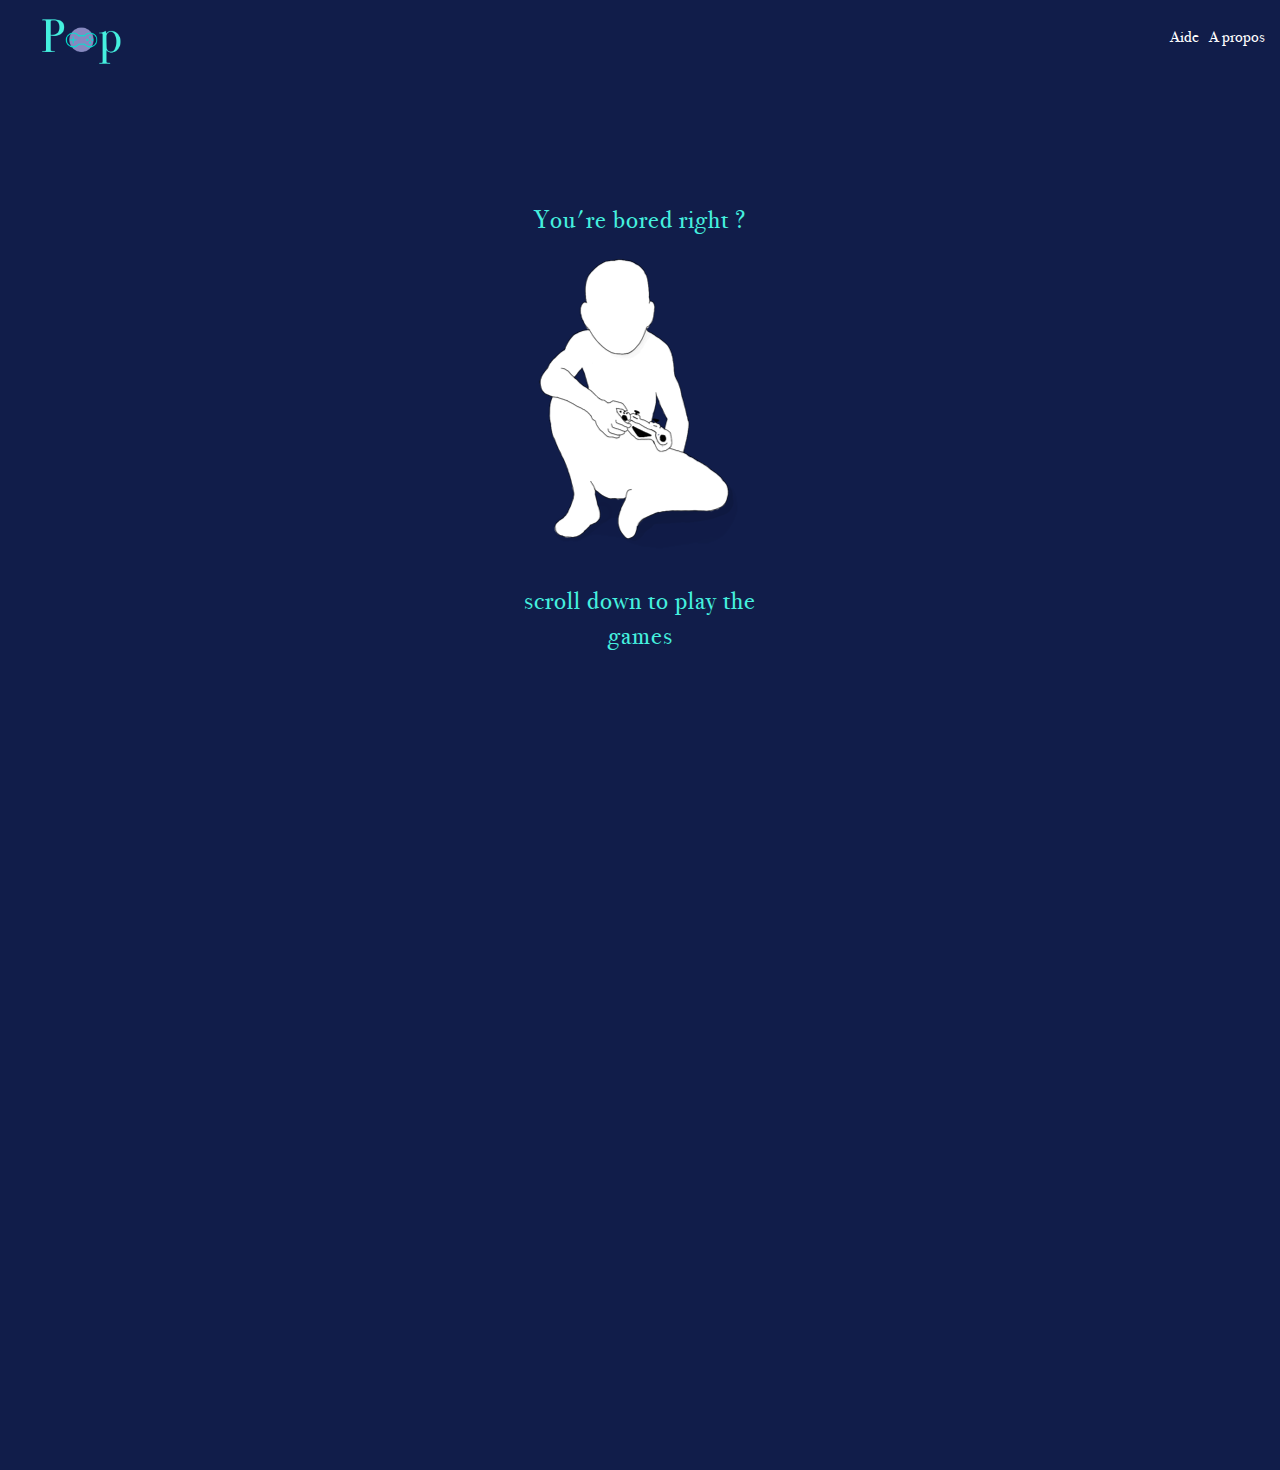
<file: Pop/index.html>
<!DOCTYPE html>
<html lang="en">
    <head>
        <meta charset="utf-8">
        <title>Play or play</title>
        <link rel='stylesheet' type='text/css' media='screen' href='Homepage.css'>
        <link rel='shortcut icon' href='img/joueuur.png'>
    </head>
    <body>
      <header>
        <a href="index.html"><img src='img/logo2.png' height="100em"></a>
        <nav>
          <ul>
            <li><a href="Aide.html">Aide</a></li>
            <li><a href="Apropos.html">A propos</a></li>
          </ul>
        </nav>
      </header>
      <main class="margin400px">
      <div class="content">
        <div class="perso">
          <p class="quest">You're bored right ?</p> 
          <img class ="joueur"src="img/joueuur.png" >
        <div class="yes">
          <div class="choi">
            <p class="quest">scroll down to play the games</p> 
            
          </div>
        </div>
        </div>
      </div>
    </main>
    
    <footer class="footer">
      <span>You can play one of these</span>
      <div class="container" >
        <div class="container-card">
          <div class="card">
            <a class ="puissance" href="puissance.html"><img class="jeux" src="img/puissance4.jpg"></a>
            <a class ="puissance" href="puissance.html"><h3 class="title">Puissance 4</h3></a>
            <div class="bar">
              <div class="emptybar"></div>
              <div class="filledbar"></div>
            </div>
          </div>
          <div class="card">
            <a class ="snake" href="Snake.html"><img class="jeux" src="img/snake.png"></a>
            <a class ="snake" href="Snake.html"><h3 class="title">Snake</h3></a>
              <div class="bar">
                <div class="emptybar"></div>
                <div class="filledbar"></div>
              </div>
          </div>
          <div class="card">
            <a class ="pixel" href="pixeldrawer.html"><img class="jeux" src="img/pixel.jpg"></a>
            <a class ="pixel" href="pixeldrawer.html"><h3 class="title" id="pixel">PixelDrawer</h3></a>
              <div class="bar">
                <div class="emptybar"></div>
                <div class="filledbar"></div>
              </div>
          </div>
          <div class="card" id="footer">
            <a class ="caesar" href="Caesar.html"><img class="jeux" src="img/chiffre.jpg"></a>
            <a class ="caesar" href="Caesar.html"><h3 class="title">Chiffre de Caesar</h3></a>
              <div class="bar">
                <div class="emptybar"></div>
                <div class="filledbar"></div>
              </div>
          </div>
        </div>
      </div>
    </footer>
    </body>
</html>
</file>
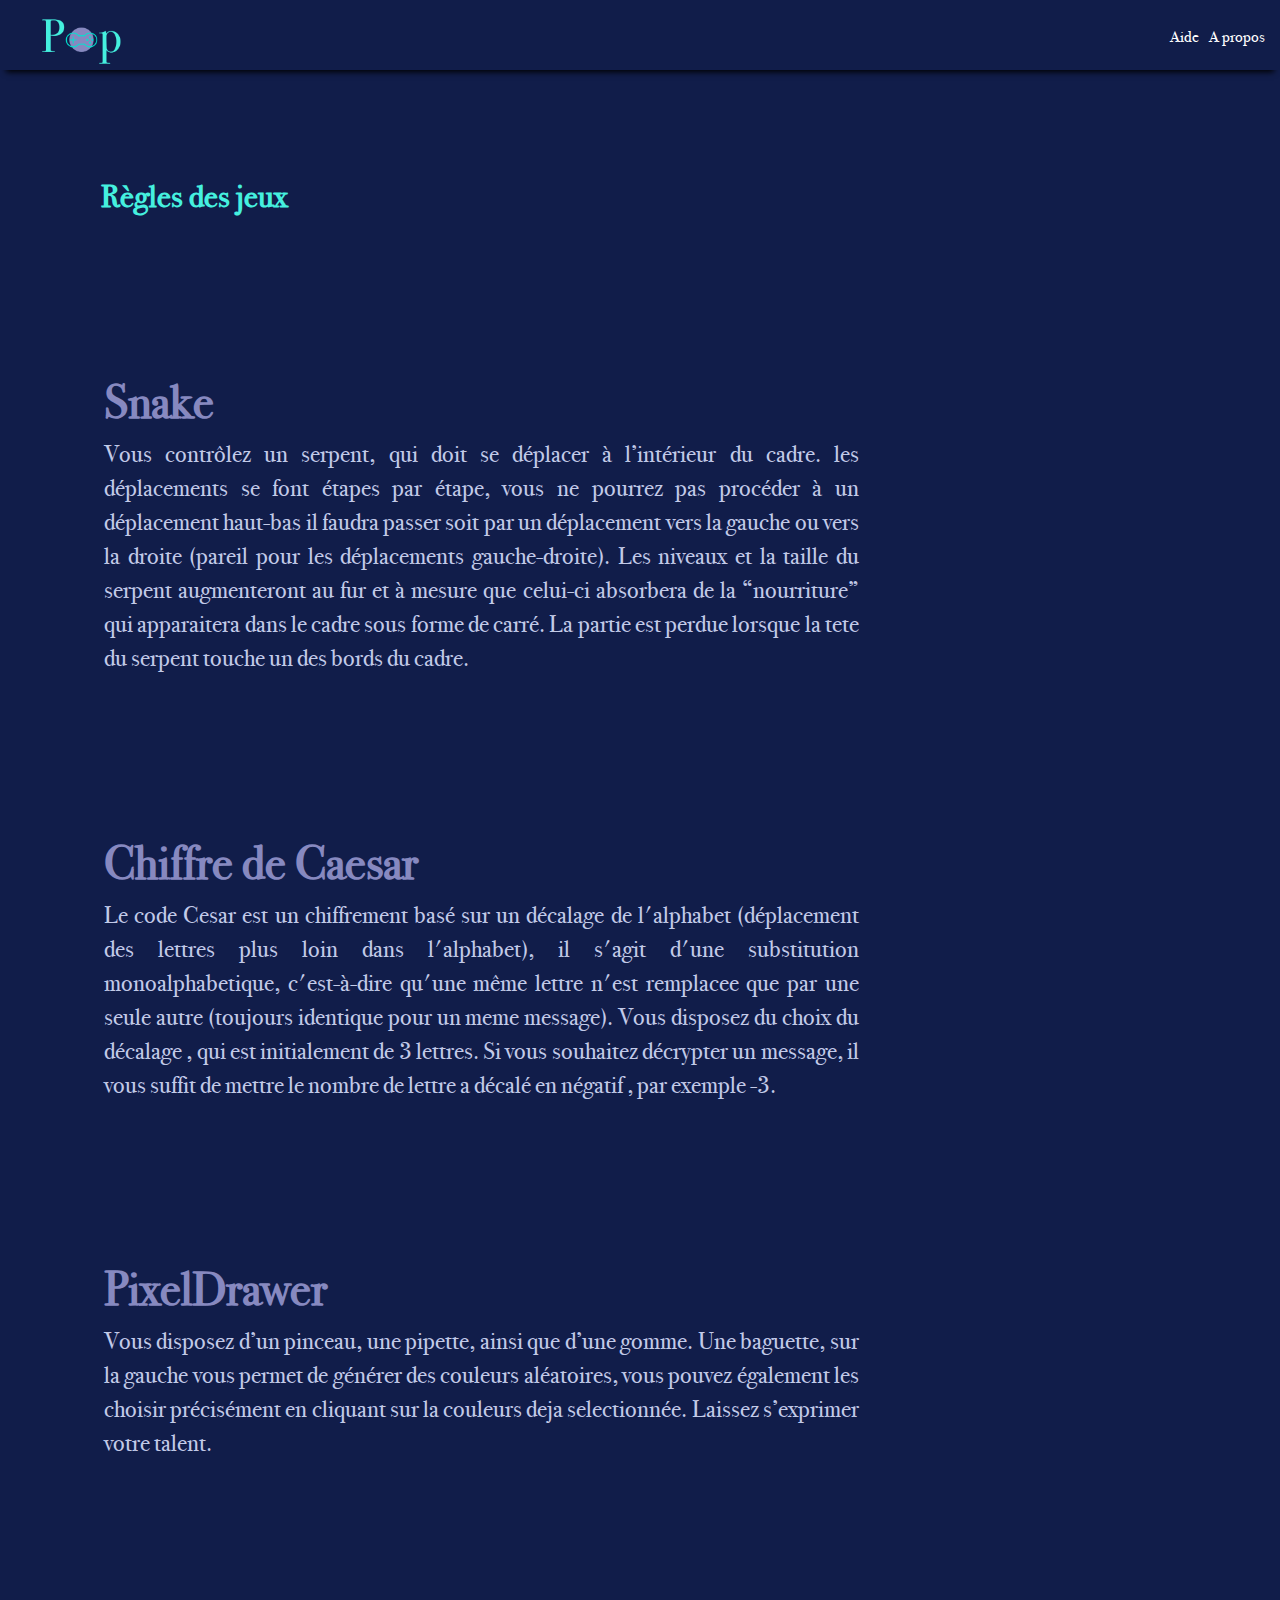
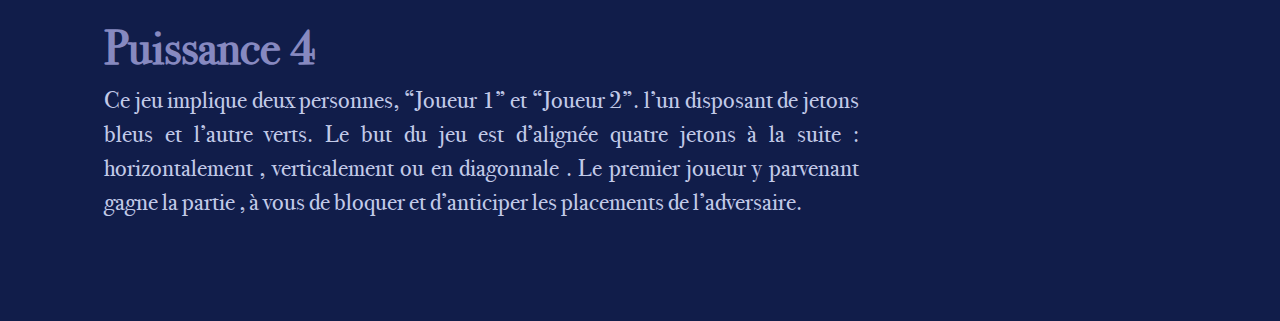
<file: Pop/Aide.html>
<!DOCTYPE html>
<html lang="en">
    <head>
        <meta charset="utf-8">
        <title>Aide</title>
        <link rel='stylesheet' type='text/css' media='screen' href='aide.css'>
        <link rel='shortcut icon' href='img/joueuur.png'>
    </head>
    <body>
        <header>
            <a href="index.html"><img src='img/logo2.png' height="100em"></a>
            <nav>
              <ul>
                <li><a href="Aide.html">Aide</a></li>
                <li><a href="Apropos.html">A propos</a></li>
              </ul>
            </nav>
          </header>
        
        <div class="regles">
            <h1>Règles des jeux</h1>
            <article class="regles-jeu">
                <h2>Snake</h2>
                <p>
                    Vous contrôlez un serpent, qui doit se déplacer à l’intérieur  du cadre. les déplacements se font étapes par étape, vous ne pourrez pas procéder à un déplacement haut-bas il faudra passer soit par un déplacement vers la gauche ou vers la droite (pareil pour les déplacements gauche-droite). Les niveaux et la taille du serpent augmenteront au fur et à mesure que celui-ci absorbera de la “nourriture” qui apparaitera dans le cadre sous forme de carré. La partie est perdue lorsque la tete du serpent touche un des bords du cadre.
                </p>
            </article>
            <article class="regles-jeu">
                <h2>Chiffre de Caesar</h2>
                <p>
                    Le code Cesar est un chiffrement basé sur un décalage de l'alphabet (déplacement des lettres plus loin dans l'alphabet), il s'agit d'une substitution monoalphabetique, c'est-à-dire qu'une même lettre n'est remplacee que par une seule autre (toujours identique pour un meme message).
                    Vous disposez du choix du décalage , qui est initialement de 3 lettres. Si vous souhaitez décrypter un message, il vous suffit de mettre le nombre de lettre a décalé en négatif , par exemple -3.
                </p>
            </article>
            <article class="regles-jeu">
                <h2>PixelDrawer</h2>
                <p>
                    Vous disposez d’un pinceau, une pipette, ainsi que d’une gomme. Une baguette, sur la gauche vous permet de générer des couleurs aléatoires, vous pouvez également les choisir précisément en cliquant sur la couleurs deja selectionnée.  Laissez s’exprimer votre talent.
                </p>
            </article>
            <article class="regles-jeu">
                <h2>Puissance 4</h2>
                <p>
                    Ce jeu implique deux personnes, “Joueur 1” et “Joueur 2”. l’un disposant de jetons bleus et l’autre verts. Le but du jeu est d’alignée quatre jetons à la suite : horizontalement , verticalement ou en diagonnale . Le premier joueur y parvenant gagne la partie , à vous de bloquer et d’anticiper les placements de l’adversaire.
                </p>
            </article>

        </div>
    </body>
</html>
</file>
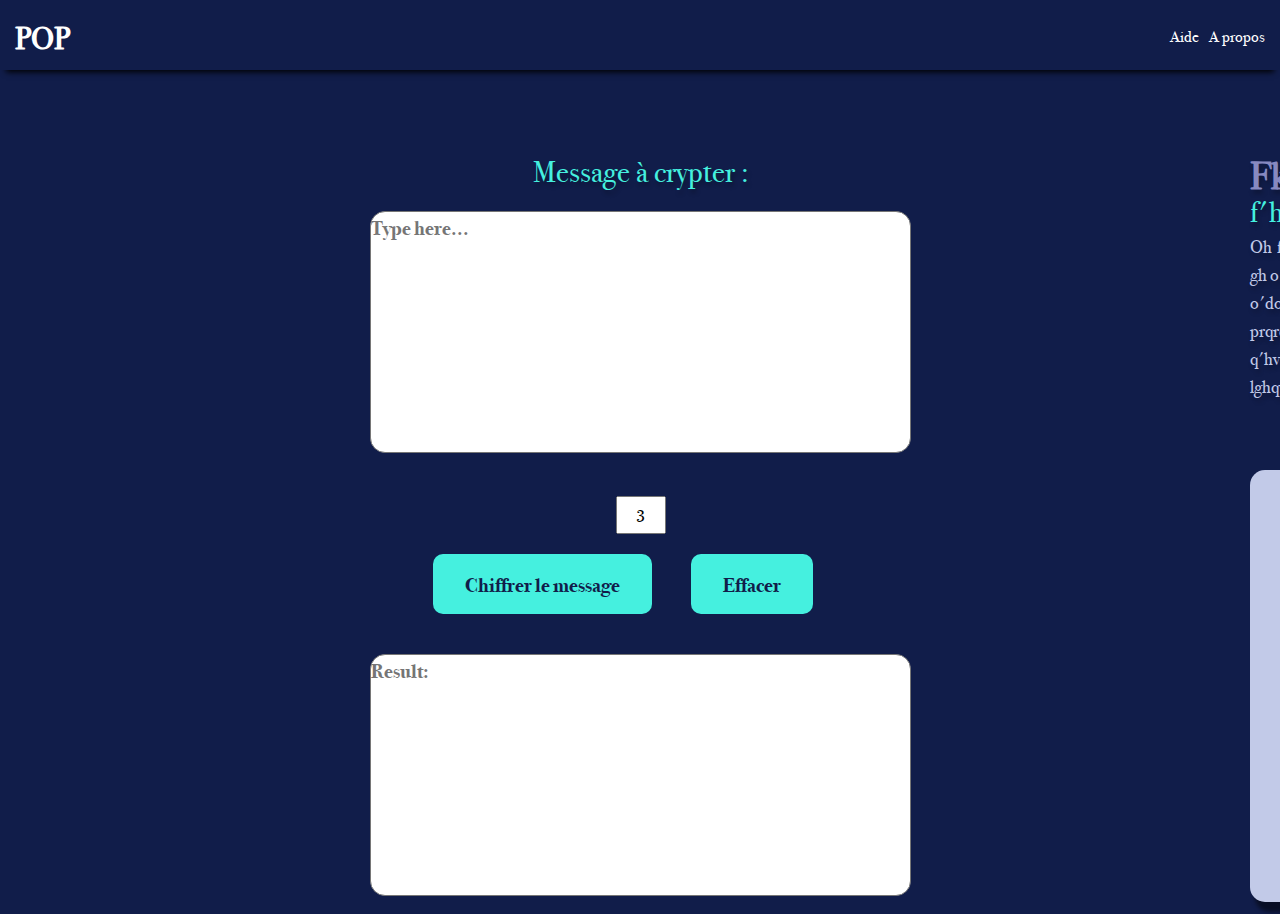
<file: Pop/Caesar.html>
<!DOCTYPE html>
<html>
    <head>
        <meta charset="utf-8">
        <title>Chiffre de Caesar</title>
        <script type="text/javascript" src="caesar.js"></script>
        <link rel='stylesheet' type='text/css' media='screen' href='caesar.css'>
        <link rel='shortcut icon' href='img/joueuur.png'>
    </head>
    <body>
        <header>
            <nav>
            <h1><a href="index.html">POP</h1></a>
            </nav>
            <nav>
              <ul>
                <li><a href="#">Aide</a></li>
                <li><a href="#">A propos</a></li>
              </ul>
            </nav>
          </header>
          <main>
        <div class = "card-raphael">
            <div class="main-content-raphael">
                <img src="img/raphael.png" >
            </div>
            <div class="overlay-content-raphael">
                <!-- <p></p>-->
                <span> Raphael Truong</span> 
            </div>
        </div>
        <h1 class="titre">Fkliiuhphqw gh Fdhvdu </h1>
        <h2>f'hwdlw whqwdqw txdqg phph... </h2>
        <p>Oh frgh Fhvdu hvw xq fkliiuhphqw edvh vxu xq ghfdodjh gh o'doskdehw (ghsodfhphqw ghv ohwwuhv soxv orlq gdqv o'doskdehw), lo v'djlw g'xqh vxevwlwxwlrq prqrdoskdehwltxh, f'hvw-d-gluh tx'xqh phph ohwwuh q'hvw uhpsodfhh txh sdu xqh vhxoh dxwuh (wrxmrxuv lghqwltxh srxu xq phph phvvdjh).</p>
        <!-- <a class ="play" href="pixeldrawer.html">Sodb </a> -->

        <section>

            <!-- <div class="titre">
                <h2 class="chiffredecesar"> Chiffre de César </h2>
            </div> -->
    
            <div class="message">
                <label for="word"> Message à crypter  :</label><br>
                <textarea id="clair" placeholder="Type here..."name="chiffrement" rows="8" cols="51"></textarea><br>
            </div>
    
            <div class="button">
                <input type="text" id="shift" value=3 size=2><br>
                <button  type="button" class="button1" onclick="maFonction()" > Chiffrer le message</button>
                <button  type="button" class="button1" onclick="maDelete()" > Effacer</button><br>
            </div>
    
            <div class="chiffrement">
                <textarea id="field1" placeholder="Result:"name="chiffrement" rows="8" cols="51"></textarea><br>
            </div>
        </section>
    </body>
</html>
</file>
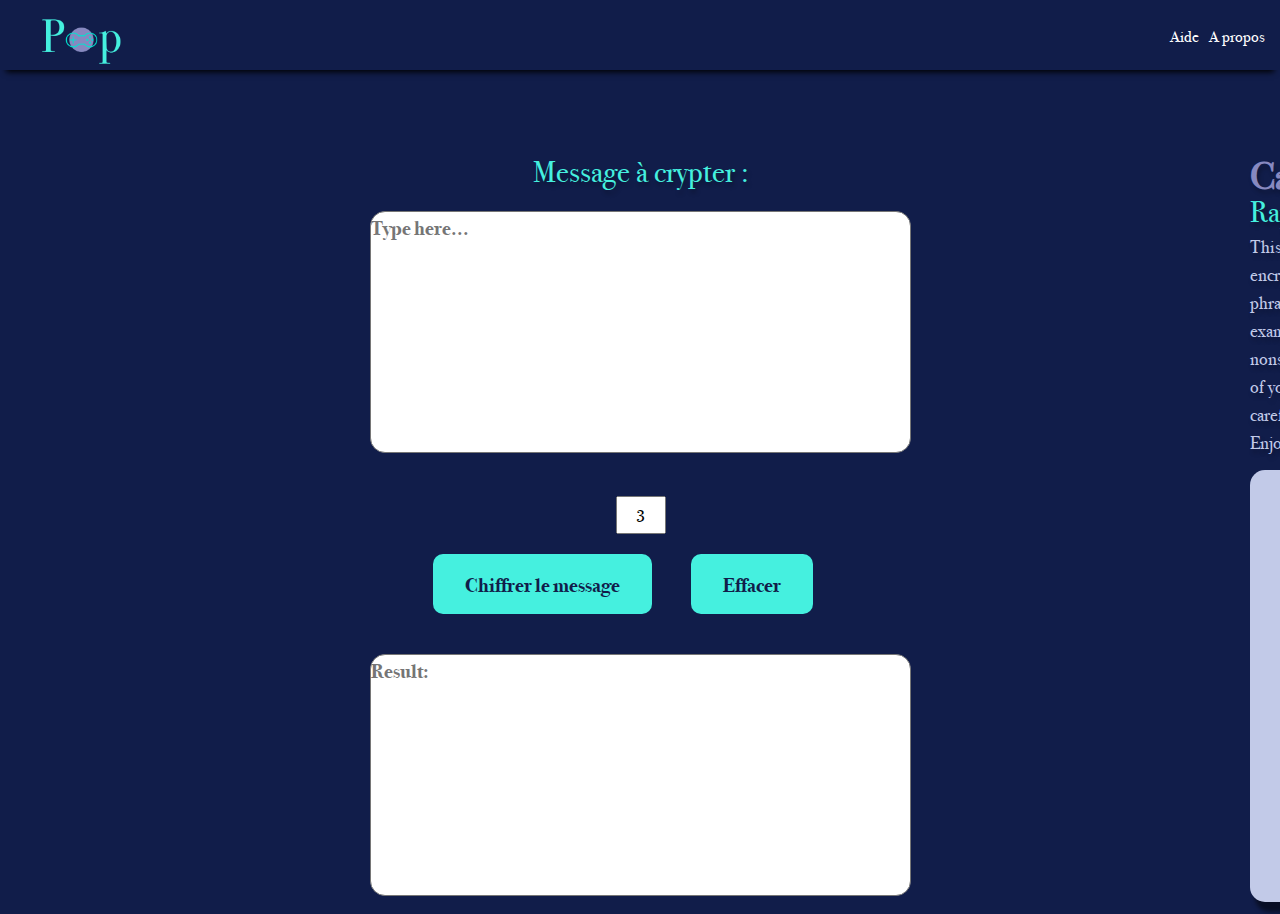
<file: Pop/caesar.html>
<!DOCTYPE html>
<html>
    <head>
        <meta charset="utf-8">
        <title>Chiffre de César</title>
        <script type="text/javascript" src="caesar.js"></script>
        <link rel='stylesheet' type='text/css' media='screen' href='caesar.css'>
        <link rel='shortcut icon' href='img/joueuur.png'>
    </head>
    <body>
        <header>
            <nav class="logo">
            <a href="index.html">
                <img src="img/logo2.png" alt="logo" height="100em"/>
            </a>
            </nav>
            <nav>
              <ul>
                <li><a href="Aide.html">Aide</a></li>
                <li><a href="Apropos.html">A propos</a></li>
              </ul>
            </nav>
          </header>
          <main>
        <div class = "card-raphael">
            <div class="main-content-raphael">
                <img src="img/raphael.png" alt="100em">
            </div>
            <div class="overlay-content-raphael">

                <span>  Hello, My name is Raphael i'm 20 yo, I've made the Caesar Cipher, it was quite difficult at the beginning because i had no experience with javascript, it took me 2 days to figure out the way js works and one day to apply it to the game. At the end of the first week, I was more comfortable with it. During the last week of the project, I was working on the css of my game page with the help of my teammates, It was the easiest part for me thanks to Damien Boulay.</span> 

            </div>
        </div>
        <h1 class="titre"> Caesar Cipher </h1>
        <h2> Raphael Truong : No fun word find  </h2>
        <p>This cipher is the most simplest one and most well known encryption techniques.
            Each letter of your words or phrases will be shifted by a number that you choose :
            For example a shift of 3 : A will be D / I agree with you it makes nonsense,
            but you can have fun with this game to troll some of your friends by being rude without them knowing it.
            Be careful this cipher is easy to decrypt so don't abuse it !<br>
            Enjoy It !</p>
        <!-- <a class ="play" href="pixeldrawer.html">Sodb </a> -->

        <section>

            <!-- <div class="titre">
                <h2 class="chiffredecesar"> Chiffre de César </h2>
            </div> -->
    
            <div class="message">
                <label for="word"> Message à crypter  :</label><br>
                <textarea id="clair" placeholder="Type here..."name="chiffrement" rows="8" cols="51"></textarea><br>
            </div>
    
            <div class="button">
                <input type="text" id="shift" value=3 size=2><br>
                <button  type="button" class="button1" onclick="maFonction()" > Chiffrer le message</button>
                <button  type="button" class="button1" onclick="maDelete()" > Effacer</button><br>
            </div>
    
            <div class="chiffrement">
                <textarea id="field1" placeholder="Result:"name="chiffrement" rows="8" cols="51"></textarea><br>
            </div>
        </section>
    </body>
</html>
</file>
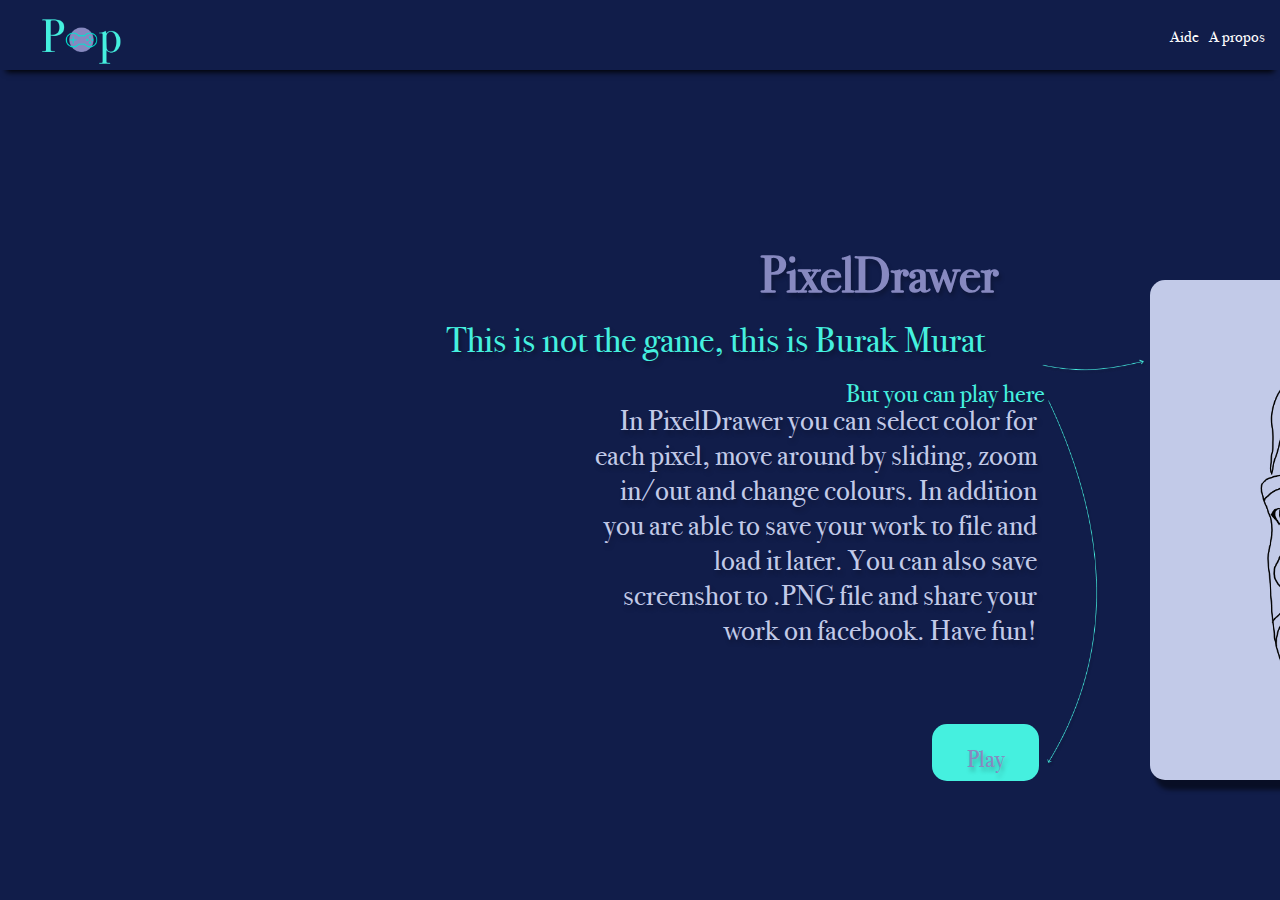
<file: Pop/pixeldrawer.html>
<!DOCTYPE html>
<html>
    <head>
        <meta charset="utf-8">
        <title>Pixel Drawer</title>
        <link rel='stylesheet' type='text/css' media='screen' href='pixel.css'>
        <link rel='shortcut icon' href='img/joueuur.png'>
    </head>
    <body>
        <header>
            <nav>
                <a href="index.html"><img src='img/logo2.png' height="100em"></a>
            </nav>
            
            <nav>
              <ul>
                <li><a href="Aide.html">Aide</a></li>
                <li><a href="Apropos.html">A propos</a></li>
              </ul>
            </nav>
          </header>
       
        <div class = "card-burak">
            <div class="main-content-burak">
                <img src="img/burak.png" >
            </div>
            <div class="overlay-content-burak">
                <span>As a creative person, the Pixel Drawer was a fun way to put to the test my newly acquired skills, this project certainly helped me understand more about web developing. I hope you enjoy playing it !</span>
                
            </div>
        </div>
        <h2>PixelDrawer</h2>
        <h3>This is not the game, this is Burak Murat </h3>
        <span class="but">But you can play here</span>
        <p>In PixelDrawer you can select color for each pixel, move around by sliding, zoom in/out and change colours. In addition you are able to save your work to file and load it later. You can also save screenshot to .PNG file and share your work on facebook. Have fun!</p>
        <a class ="play" href="pixel drawer/PixelDrawer.html">Play </a>
        <img class="arrow1" src="img/Arrow1.png" >
        <img class="arrow2" src="img/Arrow2.png" >
    </body>
</html>
</file>
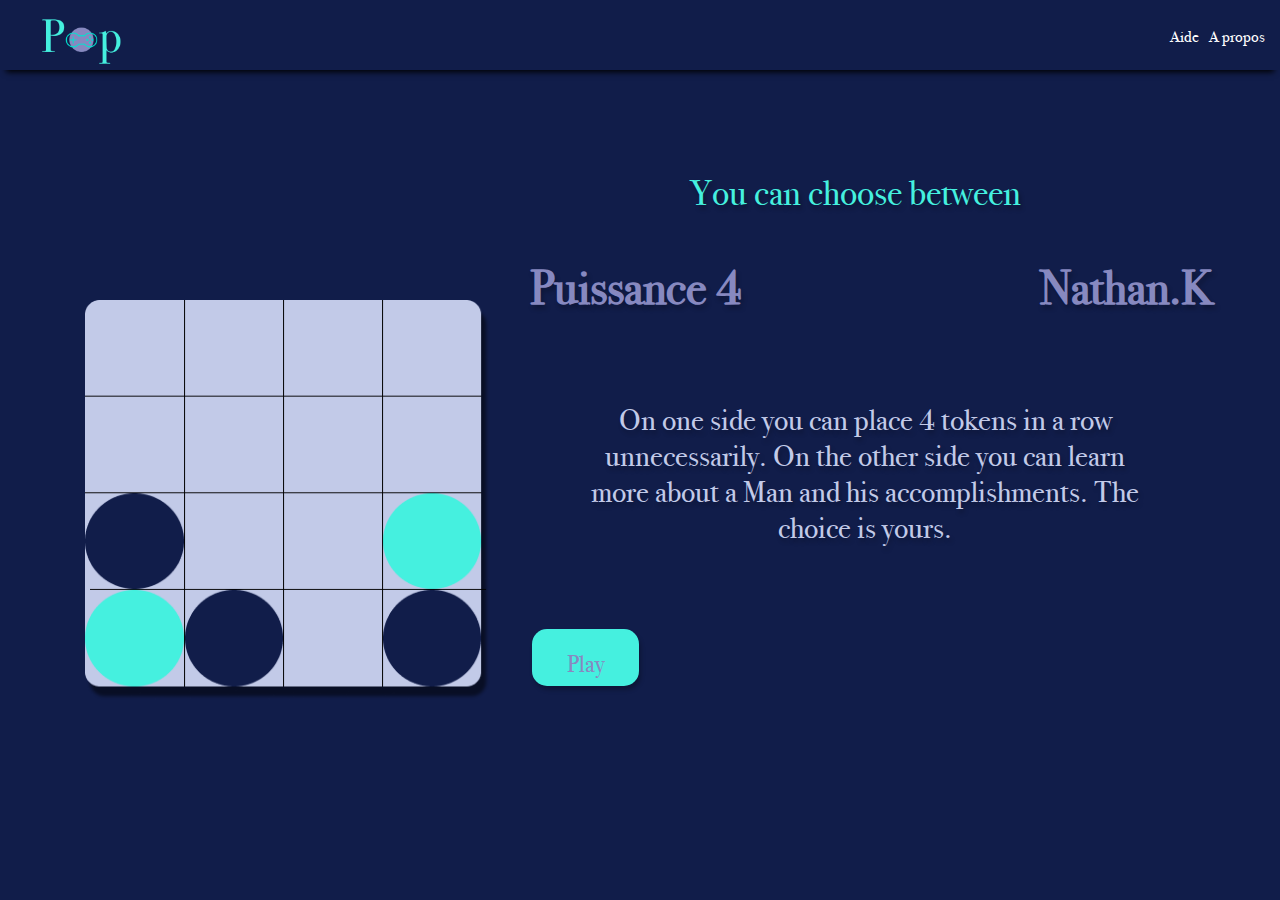
<file: Pop/puissance.html>
<!DOCTYPE html>
<html>
    <head>
        <meta charset="utf-8">
        <title>Puissance 4</title>
        <link rel='stylesheet' type='text/css' media='screen' href='puissance4.css'>
        <link rel='shortcut icon' href='img/joueuur.png'>
    </head>
    <body>
        <header>
            <nav>
                <a href="index.html"><img src='img/logo2.png' height="100em"></a>
            </nav>
            <nav>
              <ul>
                <li><a href="Aide.html">Aide</a></li>
                <li><a href="Apropos.html">A propos</a></li>
              </ul>
            </nav>
          </header>
        <div class = "card-nathan">
            <div class="main-content-nathan">
                <img src="img/nathan.png" >
            </div>
            <div class="overlay-content-nathan">
                <!-- <p>Nathan Kumenacker</p> -->
                <span>An easy way to play connect4.
                    I made it in java script very simply. So anyone who wants to make the same can do it very quickly. The only thing that was difficult was the css. It took me like 2 days to imagine it by looking at tutorials. During the last week of the project I was working on the css of the whole site.

                </span>
            </div>
            <a class ="play2" href="puissance4/puissance4.html">Play </a>
        </div>
        <h2>You can choose between</h2>
        <h3 class="nathan">Nathan.K</h3>
        <h3 class="puissance">Puissance 4</h3>
        <img class="puissanceimg" src="img/puissance4.png" >
        <p>On one side you can place 4 tokens in a row unnecessarily. On the other side you can learn more about a Man and his accomplishments. The choice is yours.</p>
        <a class ="play1" href="puissance4/puissance4.html">Play </a>
        
    </body>
</html>
</file>
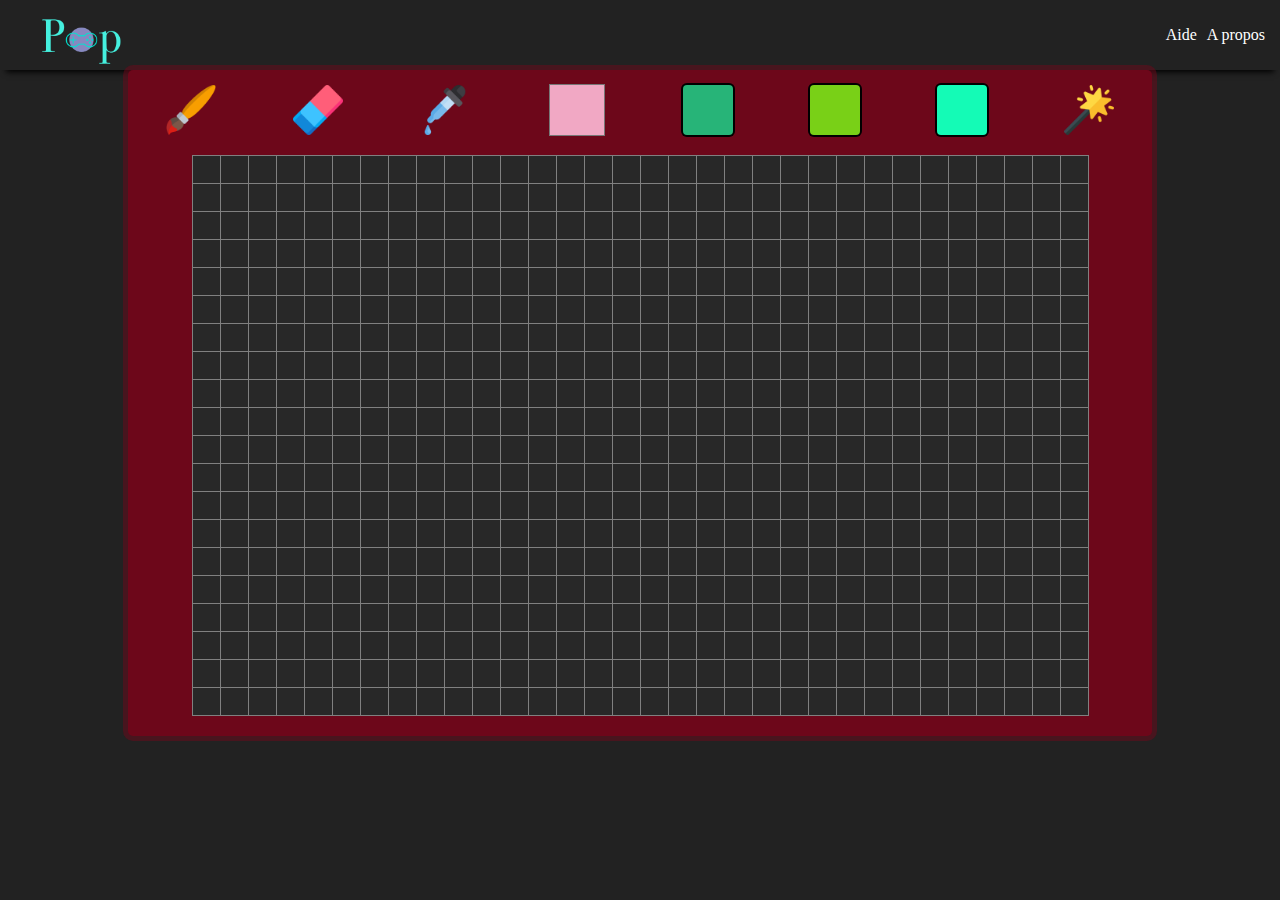
<file: Pop/pixel drawer/PixelDrawer.html>
<!DOCTYPE html>

<head>
    <title>Pixel Drawer</title>
    <meta charset="UTF-8">
    <link rel="stylesheet" href="Style.css">
    <link rel='shortcut icon' href='../img/joueuur.png'>
</head>

<body>
    <header>
        <nav>
            <a href="../index.html"><img src='../img/logo2.png' height="100em"></a>
        </nav>
        <nav>
          <ul>
            <li><a href="../Aide.html">Aide</a></li>
            <li><a href="../Apropos.html">A propos</a></li>
          </ul>
        </nav>
      </header>
    <div id="back1">
        <div id="toolbar">
            <button class="btn" id="btpinceau"><img src="img/paint-brush.png" alt="pinceau"></button>
            <button class="btn" id="btgomme"> <img src="img/eraser.png" alt="gomme"></button>
            <button class="btn" id="btpipette"><img src="img/dropper.png" alt="pipette"></button>
            <input type="color" id="color" value="#F1A8C4" >
            <button class="btn clr" id="hbtn1"></button>
            <button class="btn clr" id="hbtn2"></button>
            <button class="btn clr" id="hbtn3"></button> 
            <button class="btn" id="btrand"><img src="img/magic-wand.png" alt="generer"></button>
        </div>

            <div id="backtable">
    <table id="table">
        <tr>
            <td></td><td></td><td></td><td></td><td></td><td></td><td></td><td></td><td></td><td></td><td></td><td></td><td></td><td></td><td></td><td></td><td></td><td></td><td></td><td></td><td></td><td></td><td></td><td></td><td></td><td></td><td></td><td></td><td></td><td></td><td></td><td></td>
        </tr>
        <tr>
            <td></td><td></td><td></td><td></td><td></td><td></td><td></td><td></td><td></td><td></td><td></td><td></td><td></td><td></td><td></td><td></td><td></td><td></td><td></td><td></td><td></td><td></td><td></td><td></td><td></td><td></td><td></td><td></td><td></td><td></td><td></td><td></td>
        </tr>
        <tr>
            <td></td><td></td><td></td><td></td><td></td><td></td><td></td><td></td><td></td><td></td><td></td><td></td><td></td><td></td><td></td><td></td><td></td><td></td><td></td><td></td><td></td><td></td><td></td><td></td><td></td><td></td><td></td><td></td><td></td><td></td><td></td><td></td>
        </tr>
        <tr>
            <td></td><td></td><td></td><td></td><td></td><td></td><td></td><td></td><td></td><td></td><td></td><td></td><td></td><td></td><td></td><td></td><td></td><td></td><td></td><td></td><td></td><td></td><td></td><td></td><td></td><td></td><td></td><td></td><td></td><td></td><td></td><td></td>
        </tr>
        <tr>
            <td></td><td></td><td></td><td></td><td></td><td></td><td></td><td></td><td></td><td></td><td></td><td></td><td></td><td></td><td></td><td></td><td></td><td></td><td></td><td></td><td></td><td></td><td></td><td></td><td></td><td></td><td></td><td></td><td></td><td></td><td></td><td></td>
        </tr>
        <tr>
            <td></td><td></td><td></td><td></td><td></td><td></td><td></td><td></td><td></td><td></td><td></td><td></td><td></td><td></td><td></td><td></td><td></td><td></td><td></td><td></td><td></td><td></td><td></td><td></td><td></td><td></td><td></td><td></td><td></td><td></td><td></td><td></td>
        </tr>
        <tr>
            <td></td><td></td><td></td><td></td><td></td><td></td><td></td><td></td><td></td><td></td><td></td><td></td><td></td><td></td><td></td><td></td><td></td><td></td><td></td><td></td><td></td><td></td><td></td><td></td><td></td><td></td><td></td><td></td><td></td><td></td><td></td><td></td>
        </tr>
        <tr>
            <td></td><td></td><td></td><td></td><td></td><td></td><td></td><td></td><td></td><td></td><td></td><td></td><td></td><td></td><td></td><td></td><td></td><td></td><td></td><td></td><td></td><td></td><td></td><td></td><td></td><td></td><td></td><td></td><td></td><td></td><td></td><td></td>
        </tr>
        <tr>
            <td></td><td></td><td></td><td></td><td></td><td></td><td></td><td></td><td></td><td></td><td></td><td></td><td></td><td></td><td></td><td></td><td></td><td></td><td></td><td></td><td></td><td></td><td></td><td></td><td></td><td></td><td></td><td></td><td></td><td></td><td></td><td></td>
        </tr>
        <tr>
            <td></td><td></td><td></td><td></td><td></td><td></td><td></td><td></td><td></td><td></td><td></td><td></td><td></td><td></td><td></td><td></td><td></td><td></td><td></td><td></td><td></td><td></td><td></td><td></td><td></td><td></td><td></td><td></td><td></td><td></td><td></td><td></td>
        </tr>
        <tr>
            <td></td><td></td><td></td><td></td><td></td><td></td><td></td><td></td><td></td><td></td><td></td><td></td><td></td><td></td><td></td><td></td><td></td><td></td><td></td><td></td><td></td><td></td><td></td><td></td><td></td><td></td><td></td><td></td><td></td><td></td><td></td><td></td>
        </tr>
        <tr>
            <td></td><td></td><td></td><td></td><td></td><td></td><td></td><td></td><td></td><td></td><td></td><td></td><td></td><td></td><td></td><td></td><td></td><td></td><td></td><td></td><td></td><td></td><td></td><td></td><td></td><td></td><td></td><td></td><td></td><td></td><td></td><td></td>
        </tr>
        <tr>
            <td></td><td></td><td></td><td></td><td></td><td></td><td></td><td></td><td></td><td></td><td></td><td></td><td></td><td></td><td></td><td></td><td></td><td></td><td></td><td></td><td></td><td></td><td></td><td></td><td></td><td></td><td></td><td></td><td></td><td></td><td></td><td></td>
        </tr>
        <tr>
            <td></td><td></td><td></td><td></td><td></td><td></td><td></td><td></td><td></td><td></td><td></td><td></td><td></td><td></td><td></td><td></td><td></td><td></td><td></td><td></td><td></td><td></td><td></td><td></td><td></td><td></td><td></td><td></td><td></td><td></td><td></td><td></td>
        </tr>
        <tr>
            <td></td><td></td><td></td><td></td><td></td><td></td><td></td><td></td><td></td><td></td><td></td><td></td><td></td><td></td><td></td><td></td><td></td><td></td><td></td><td></td><td></td><td></td><td></td><td></td><td></td><td></td><td></td><td></td><td></td><td></td><td></td><td></td>
        </tr>
        <tr>
            <td></td><td></td><td></td><td></td><td></td><td></td><td></td><td></td><td></td><td></td><td></td><td></td><td></td><td></td><td></td><td></td><td></td><td></td><td></td><td></td><td></td><td></td><td></td><td></td><td></td><td></td><td></td><td></td><td></td><td></td><td></td><td></td>
        </tr>
        <tr>
            <td></td><td></td><td></td><td></td><td></td><td></td><td></td><td></td><td></td><td></td><td></td><td></td><td></td><td></td><td></td><td></td><td></td><td></td><td></td><td></td><td></td><td></td><td></td><td></td><td></td><td></td><td></td><td></td><td></td><td></td><td></td><td></td>
        </tr>
        <tr>
            <td></td><td></td><td></td><td></td><td></td><td></td><td></td><td></td><td></td><td></td><td></td><td></td><td></td><td></td><td></td><td></td><td></td><td></td><td></td><td></td><td></td><td></td><td></td><td></td><td></td><td></td><td></td><td></td><td></td><td></td><td></td><td></td>
        </tr>
        <tr>
            <td></td><td></td><td></td><td></td><td></td><td></td><td></td><td></td><td></td><td></td><td></td><td></td><td></td><td></td><td></td><td></td><td></td><td></td><td></td><td></td><td></td><td></td><td></td><td></td><td></td><td></td><td></td><td></td><td></td><td></td><td></td><td></td>
        </tr>
        <tr>
            <td></td><td></td><td></td><td></td><td></td><td></td><td></td><td></td><td></td><td></td><td></td><td></td><td></td><td></td><td></td><td></td><td></td><td></td><td></td><td></td><td></td><td></td><td></td><td></td><td></td><td></td><td></td><td></td><td></td><td></td><td></td><td></td>
        </tr>
    </table>
    </div>
    </div>

        
    </table>

    <script src="App.js"></script>

</body>

</html>
</file>
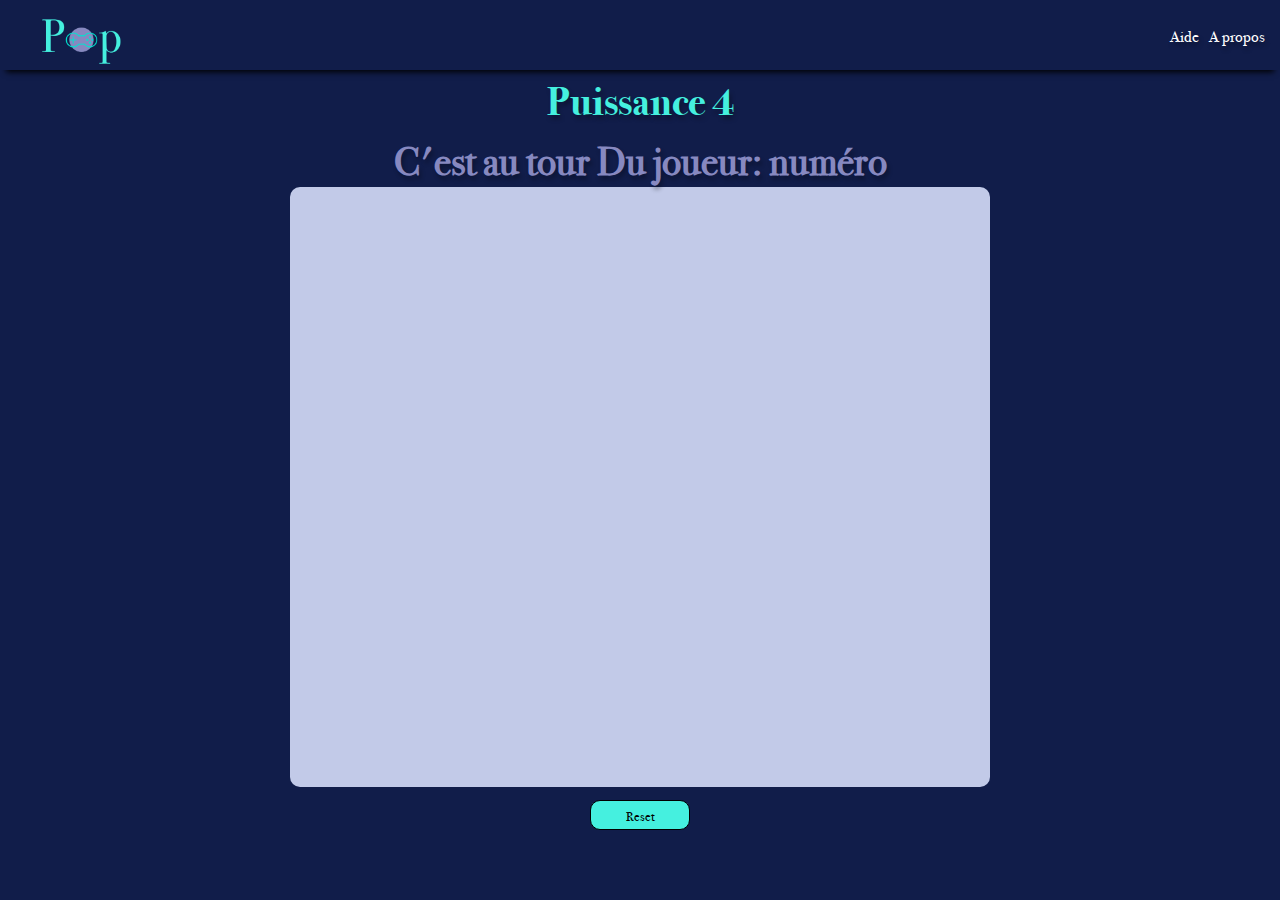
<file: Pop/puissance4/puissance4.html>
<!DOCTYPE html>
<html lang="en" dir="ltr">
    <head>
        <meta charset="utf-8">
        <title>Puissance 4</title>
        <link href="https://fr.allfont.net/allfont.css?fonts=bodoni" rel="stylesheet" type="text/css" />
        <link rel="stylesheet" href="style.css"></link>
        <script src="app.js" ></script> 
        <link rel='shortcut icon' href='../img/joueuur.png'>
        <script>
            function refreshPage(){
            window.location.reload();
            }
            </script>
    </head>
    <body>
        <header>
            <nav>
              <a href="../index.html"><img src='../img/logo2.png' height="100em"></a>
            </nav>
            <nav>
              <ul>
                <li><a href="../Aide.html">Aide</a></li>
                <li><a href="../Apropos.html">A propos</a></li>
              </ul>
            </nav>
          </header>
        <h2>Puissance 4</h2>
        <h3>C'est au tour Du joueur: numéro <span id="current-player"></span></h3>
        <h3 id="result"></h3>
        <h3 id="score"></h3>
          <!-- grid utilisé pour créer le puissance 4 -->
        <div class=grid>
            <div class="game"></div>
            <div class="game"></div>
            <div class="game"></div>
            <div class="game"></div>
            <div class="game"></div>
            <div class="game"></div>
            <div class="game"></div>
            <div class="game"></div>
            <div class="game"></div>
            <div class="game"></div>
            <div class="game"></div>
            <div class="game"></div>
            <div class="game"></div>
            <div class="game"></div>
            <div class="game"></div>
            <div class="game"></div>
            <div class="game"></div>
            <div class="game"></div>
            <div class="game"></div>
            <div class="game"></div>
            <div class="game"></div>
            <div class="game"></div>
            <div class="game"></div>
            <div class="game"></div>
            <div class="game"></div>
            <div class="game"></div>
            <div class="game"></div>
            <div class="game"></div>
            <div class="game"></div>
            <div class="game"></div>
            <div class="game"></div>
            <div class="game"></div>
            <div class="game"></div>
            <div class="game"></div>
            <div class="game"></div>
            <div class="game"></div>
            <div class="game"></div>
            <div class="game"></div>
            <div class="game"></div>
            <div class="game"></div>
            <div class="game"></div>
            <div class="game"></div>
            <!-- grid avec la class taken servant de "socle" pour que un cercle puisse se poser (grossierement)
             donc a chaque fois que un joueur va jouer la grid sur laquelle il a cliqué va prendre la classe taken pour servir de socle a son tour-->
            <div class="taken"></div>
            <div class="taken"></div>
            <div class="taken"></div>
            <div class="taken"></div>
            <div class="taken"></div>
            <div class="taken"></div>
            <div class="taken"></div>
        </div>
        <button type="submit" class="button1"  onClick="refreshPage()">Reset</button>
    </body>
</html>
</file>
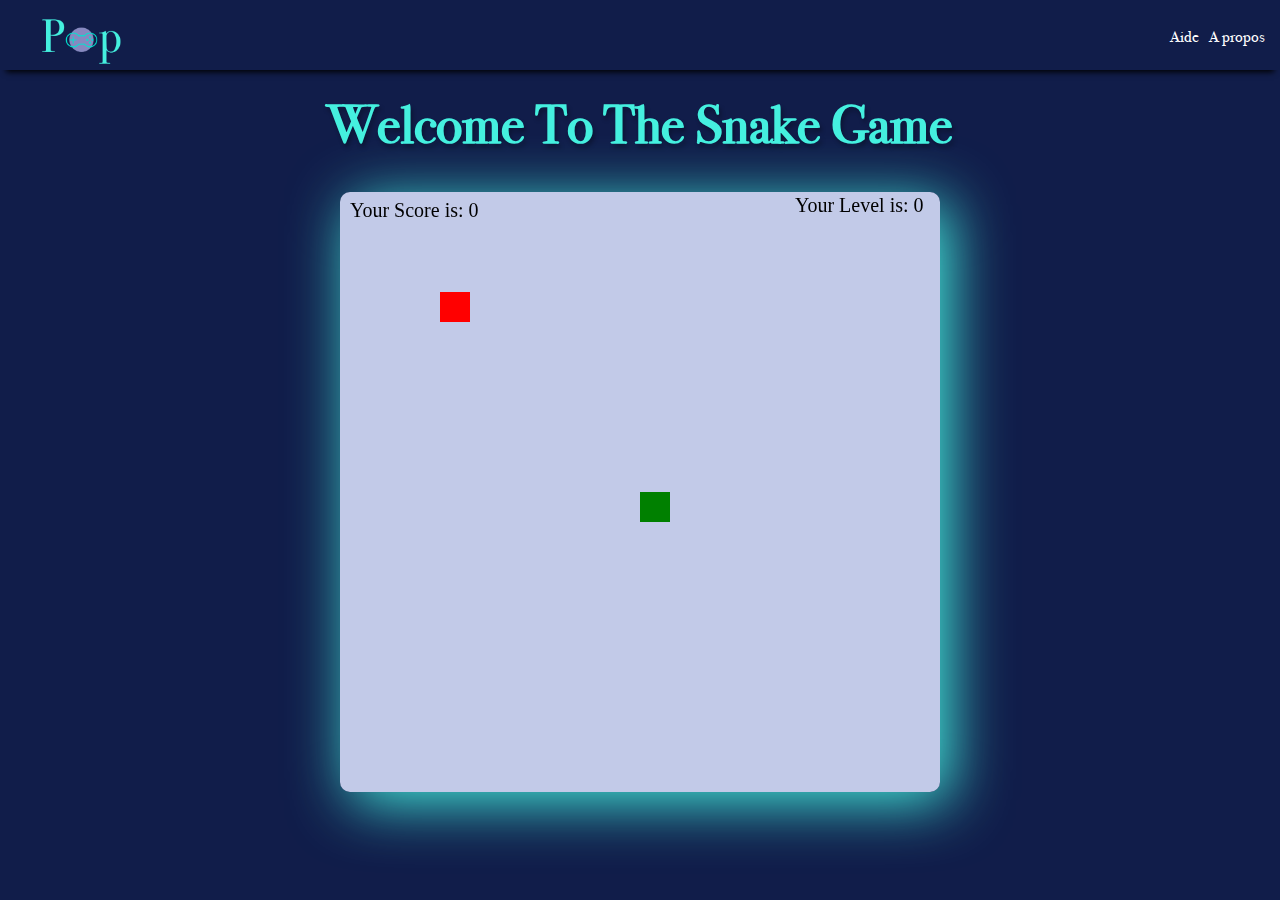
<file: Pop/snake/indexsnake.html>
<!DOCTYPE html>
<html lang="en">
<head>
    <meta charset="UTF-8">
    <meta name="viewport" content="width=device-width, initial-scale=1.0">
    <title>Snake Game</title>
    <link href="https://fr.allfont.net/allfont.css?fonts=bodoni" rel="stylesheet" type="text/css" />
    <link rel="stylesheet" href="snak.css">
    <link rel='shortcut icon' href='../img/joueuur.png'>
</head>

<body>
    <header>
        <nav>
          <a href="../index.html"><img src='../img/logo2.png' height="100em"></a>
        </nav>
        <nav>
          <ul>
            <li><a href="../Aide.html">Aide</a></li>
            <li><a href="../Apropos.html">A propos</a></li>
          </ul>
        </nav>
      </header>
    <h1> Welcome To The Snake Game</h1>
    <br>
    <canvas id= "zone" width ="600px" height = "600px"></canvas>
    <script src="index.js"></script>
<nav>
</nav>
</body>
</html>
</file>
<file: Pop/Homepage.css>
@font-face {
  font-family: 'bodoni_72book';
  src: url('font/bodonisvtytwoitctt-book-01-webfont.woff2') format('woff2'),
       url('font/bodonisvtytwoitctt-book-01-webfont.woff') format('woff');
  font-weight: normal;
  font-style: normal;

}

@font-face {
  font-family: 'bodoni_72bold';
  src: url('font/bodonisvtytwoitctt-bold-03-webfont.woff2') format('woff2'),
       url('font/bodonisvtytwoitctt-bold-03-webfont.woff') format('woff');
  font-weight: normal;
  font-style: normal;

}
* {
  box-sizing: border-box;
  padding: 0;
  margin: 0;
}
body{
    background: #111D4A;
    font-family:  sans-serif;

}
header{
  font-family: 'bodoni_72book';
  width: 100%;
  display: flex;
  align-items: center;
  justify-content: space-between;
  padding-left: 15px;
  padding-right: 15px;
  height: 70px;
  color: white;
  box-shadow: 0 8px 6px -6px black;
}
nav h1{
  font-size: 2em;
}

main{
  position: relative;
  width: 100%;
  min-height: 100vh;
  z-index: 10;
  padding: 100px;
  background: #111D4A;
}

footer{
  position: fixed;
  z-index: 1;
  bottom: 0;
  width: 100%;
  height: 500px;
  display: flex;
  justify-content: center;
  align-items: center;
  background-color: #45F0DF;
}

.margin400px {
  margin-bottom: 500px;
}

nav ul{
  display: flex;
}
ul{
  list-style: none;
}
li:nth-child(1){
  padding-right: 10px;
}

a{
  text-decoration: none;
  color: white;
}
.container{
  width: 100%;
  display: flex;
  justify-content: center;
}
.content{
  width: 50%;
  margin: auto;
  padding-top: 30px;
  padding-bottom: 30px;
}
.perso{
  font-family: 'bodoni_72book';
  text-align: center;
}
.perso img{
  padding-top: 20px
}

.quest{
  color: #45F0DF;
  font-size: 25px;
  letter-spacing: 1px;
}
.yes{
  padding-top: 20px;
  padding-bottom: 20px;
}
.choi{
    width: 280px;
    margin: auto;
    display: flex;
    justify-content: space-between;
}
.yes1, .yes2{
  font-family: 'bodoni_72book';
  padding: 11px;
    border-radius: 20%;
    background-color: #45F0DF;
    width: 150px;
    color: #111D4A;
    transition-duration: 0.4s;
}
.yes1:hover, .yes2:hover{
  background-color: #8789C0; 
  color: #111D4A;
}
.container-card {
    /*position: absolute;
    height: 400px;
    top: 1300px;
    left: 450px;*/
    width: 1000px;
    display: flex;
  }
  
  .card {
    display: flex;
    height: 400px;
    width: 1000px;
    background-color: #8789C0 ;
    border-radius: 15px;
    box-shadow: -1rem 0 3rem rgba(0, 0, 0, 0.25);;
    transition: 0.5s ease-out;
    position: relative;
    left: 0px;
  }

.card .pixel {
    
    width : 100%;
    height: 100%;
    display: block;
}
.card .snake {
    
    width : 100%;
    height: 100%;
    display: block;
}
.card .caesar {
    
    width : 100%;
    height: 100%;
    display: block;
}
.card .puissance {
    
    width : 100%;
    height: 100%;
    display: block;
}
  .card:not(:first-child) {
      margin-left: -50px;
  }
  
  .card:hover {
    transform: translateY(-20px);
    transition: 0.5s ease-out;
  }
  
  .card:hover ~ .card {
    position: relative;
    left: 50px;
    transition: 0.5s ease-out;
  }
  
  .title {
    color:#111D4A;
    
    font-family: 'bodoni_72book';
    position: absolute;
    left: 50px;
    top: 15px;
    position: absolute;



    font-style: normal;
    font-weight: bold;
    font-size: 20px;
    line-height: 30px;





    text-shadow: 2px 4px 4px rgba(0, 0, 0, 0.25);
  }
  
 
  
  .emptybar {
    background-color: #111D4A;
    width: 100%;
    height: 100%;
    position: absolute;
    top: 100px;
    left: 18px;
    height: 5px;
    width: 250px;
    
  }
  
  .jeux {
    width: 200px;
    height: 200px;
    position: absolute;
    top: 150px;
    left: 50px;
    border-radius: 5px;
  }
  
  .stroke {
    stroke: white;
    stroke-dasharray: 360;
    stroke-dashoffset: 360;
    transition: 0.6s ease-out;
  }
  
  
  
  .card:hover .stroke {
    stroke-dashoffset: 100;
    transition: 0.6s ease-out;
  }

span {
  color:#111D4A;
    
    font-family: 'bodoni_72book';
    display: flex;
    position: absolute;
    left: 10em;
    top: 15px;
    font-style: normal;
    font-weight: bold;
    font-size: 20px;
    line-height: 30px;
    text-shadow: 2px 4px 4px rgba(0, 0, 0, 0.25);
}



/* 
.quest{

  position: absolute;
  width: 300px;
  height: 43px;
  left: 759px;
  top: 315px;
  
  font-family: Bodoni 72;
  font-style: normal;
  font-weight: normal;
  font-size: 36px;
  line-height: 43px;
  
  color: #45F0DF;
  
  text-shadow: 2px 4px 4px rgba(0, 0, 0, 0.25);
}


.joueur{
  position: absolute;
  width: 182px;
  height: 254px;
  left: 819px;
  top: 450px;
  
  background: url(joueuur.png);
  filter: drop-shadow(0px 4px 4px rgba(0, 0, 0, 0.25));
}

.yes1{
    position: absolute;
    top: 700px;
    left: 900px;
    background-color: #45F0DF;
    border-radius : 15px;
    color : #8789C0;
    padding: 1.5rem;
    text-align: center;
    font-family: Bodoni 72;
    text-decoration: none;
    display: inline-block;
    font-size: 1rem;
    margin : 4px 2px;
}
.yes2{
    position: absolute;
    top: 700px;
    left: 750px;
    background-color: #45F0DF;
    border-radius : 15px;
    color : #8789C0;
    padding: 1rem;
    text-align: center;
    font-family: Bodoni 72;
    text-decoration: none;
    display: inline-block;
    font-size: 1rem;
    margin : 4px 2px;


}
 */


/* .joueur{
    position: absolute;
    width: 186px;
    height: 254px;
    left: 800px;
    top: 450px;

} 

.quest{
    position: absolute;
    width: 300px;
    height: 43px;
    left: 730px;
    top: 320px;

    font-family: Bodoni 72;
    font-style: normal;
    font-weight: normal;
    font-size: 36px;
    line-height: 43px;

    color: #45F0DF;

    text-shadow: 2px 4px 4px rgba(0, 0, 0, 0.25);
} */



/* .titre{
    position: absolute;
    width: 1000px;
    height: 54px;
    left: 540px;
    top: 400px;

    font-family: Barlow;
    font-style: normal;
    font-weight: 500;
    font-size: 45px;
    line-height: 2em;
    /* identical to box height */

/* 
    letter-spacing: 0.1em;
    
    font-variant: small-caps;
    text-shadow: 2px 4px 4px rgba(0, 0, 0, 0.25);

    color: #000000;

    /* transform: rotate(-90deg); */
/* }



.bloc{
    position: absolute;
    width: 550px;
    height: 300px;
    left: 350px;
    top: 500px;
    
    font-family: Bodoni 72;
    font-style: normal;
    font-weight: normal;
    font-size: 30px;
    line-height: 40px;
    letter-spacing: 0.1em;
    text-shadow: 2px 4px 4px rgba(0, 0, 0, 0.25);
    text-align: right;
    
    color: #000000;
} */ 

/* .bloc:hover{
    transform: translate(0, -5px);
    align-items: center;
    border-radius: 15px;
    box-shadow: 2px 4px 10px rgba(0, 0, 0, 0.5);

} */
</file>
<file: Pop/aide.css>
@font-face {
  font-family: 'bodoni_72book';
  src: url('font/bodonisvtytwoitctt-book-01-webfont.woff2') format('woff2'),
       url('font/bodonisvtytwoitctt-book-01-webfont.woff') format('woff');
  font-weight: normal;
  font-style: normal;
}

* {
    box-sizing: border-box;
    padding: 0;
    margin: 0;
}

body{
  background: #111D4A;
}

header{
    width: 100%;
    display: flex;
    align-items: center;
    justify-content: space-between;
    padding-left: 15px;
    padding-right: 15px;
    height: 70px;
    color: #45F0DF;
    box-shadow: 0 8px 6px -6px black;
    font-family: 'bodoni_72book';
  }
  
  nav ul{
    display: flex;
  }
  ul{
    list-style: none;
  }
  li:nth-child(1){
    padding-right: 10px;
  }
  
  a {
    text-decoration: none;
    color: white;
  }
  span a{
    text-decoration: none;
    color:#8789C0;
  }


.regles {
    margin : 0;
    padding : .3rem;
    font-family: 'bodoni_72book';
    font : 1rem ;
}

.regles > h1,
.regles-jeu {
    color: #45F0DF;
    margin: 3rem;
    padding: 3rem;
    font-size : 2rem;
}

.regles-jeu  > h2,
.regles-jeu  > p {
    margin: .2rem;
    font-size: 1.5rem;
    color : #C2CAE8;
    width: 70%;
    text-align: justify;
}

.regles-jeu  > h2{
    color: #8789C0;
    font-size : 3rem
}
</file>
<file: Pop/caesar.css>
@font-face {
    font-family: 'bodoni_72book';
    src: url('font/bodonisvtytwoitctt-book-01-webfont.woff2') format('woff2'),
         url('font/bodonisvtytwoitctt-book-01-webfont.woff') format('woff');
    font-weight: normal;
    font-style: normal;

}

@font-face {
    font-family: 'bodoni_72bold';
    src: url('font/bodonisvtytwoitctt-bold-03-webfont.woff2') format('woff2'),
         url('font/bodonisvtytwoitctt-bold-03-webfont.woff') format('woff');
    font-weight: normal;
    font-style: normal;

}
* {
    
    padding: 0;
    margin: 0;
  }
header{
    font-family: 'bodoni_72book';
    width: 100%;
    display: flex;
    align-items: center;
    justify-content: space-between;
    padding-left: 15px;
    padding-right: 15px;
    height: 70px;
    color: white;
    box-shadow: 0 8px 6px -6px black;
    box-sizing:border-box ;
  }
  nav h1{
    font-size: 2em;
  }
nav ul{
    display: flex;
  }
  ul{
    list-style: none;
  }
  li:nth-child(1){
    padding-right: 10px;
  }
  
  a{
    text-decoration: none;
    color: white;
  }
body{
    background-color : #111D4A;
    box-sizing:border-box ;
    align-items : center;
    
}
main{
    margin-left: 50px;
    display : flex;
    align-items : center;
    position: absolute;
}

.card-raphael{
    width : 25em;
    height : 27em;
    position: absolute;
    left: 1200px;
    top: 25em;
    overflow : hidden;
    background-color : #C2CAE8;
    box-shadow: 5px 10px 4px rgba(0, 0, 0, 0.5);
    border-radius: 15px;
}
.card-raphael .main-content-raphael{
    width: 250px;
    height: 400px;
    transition : 0.5s;
    border-radius: 15px;
    /* overflow : hidden */
}
.card-raphael .main-content-raphael img{
    position : absolute;
    width: 300px;
    height: 400px;
    left: 50px;
    top: 10px;
    
    
    
}
.card-raphael .overlay-content-raphael{
    width : 100%;
    height : 100%;
    background-color: #45F0DF;
    color: #000000;
    display : flex;
    justify-content : center;
    align-items : center;
    overflow : hidden;
    position : absolute;
    transition : 0.5s;
    z-index : 1;
    top: 0%;
    left : 100%;
    opacity : 0;
    border-radius: 15px;
}
.card-raphael:hover .overlay-content-raphael, .card:hover .main-content-raphael{
    /* left : 0; */
    transform : translateX(-100%);
    opacity : 1;
}

.card-raphael .overlay-content-raphael span {
    top : 0px;
    font-family: 'bodoni_72book';
    text-align: justify;
    font-weight: bold;
    display : flex;
    letter-spacing : normal;
    font-size : 1rem;
    font-style : italic;


}

/* .card-raphael .overlay-content-raphael p {
    display : flex;
    text-align : center;
    font-family: Bodoni 72;
    font-style: normal;
    font-weight: normal;
    font-size : 1rem;
    letter-spacing : 1px;
    line-height : 1.2rem;
} */


.titre{
    position: absolute;
    width: 500px;
    height: 57px;
    left: 1200px;
    top: 2em;
    
    font-family: 'bodoni_72book';
    font-style: normal;
    font-weight: bold;
    font-size: 39px;
    line-height: 50px;
    
    color: #8789C0;
    
    text-shadow: 2px 4px 4px rgba(0, 0, 0, 0.25);
}

h2{
    position: absolute;
    width: 500px;
    height: 43px;
    left: 1200px;
    top: 4em;
    font-family: 'bodoni_72book';
    font-style: normal;
    font-weight: normal;
    font-size: 30px;
    line-height: 40px;
    
    color: #45F0DF;
    
    text-shadow: 2px 4px 4px rgba(0, 0, 0, 0.3);
}


p{
    position: absolute;
    width: 400px;
    height: 250px;
    left: 1200px;
    top: 9em;
    
    font-family: 'bodoni_72book';
    font-style: normal;
    font-weight: normal;
    font-size: 18px;
    line-height: 28px;
    text-align: justify;
    color: #C2CAE8;
    
    text-shadow: 2px 4px 4px rgba(0, 0, 0, 0.25);
}

/* .play{
    position: absolute;
    top: 630px;
    left: 440px;
    width: 75px;
    height: 25px;
    background-color: #45F0DF;
    border-radius : 15px;
    color : #8789C0;
    padding: 1rem;
    text-align: center;
    font-family: Bodoni 72;
    text-decoration: none;
    display: inline-block;
    font-size: 1.5rem;
    margin : 4px 2px;
    text-shadow: 2px 4px 4px rgba(0, 0, 0, 0.25);
} */













/* div > h2 {
    font-family: "bodoni_72bold";
    font-size: 40px;
    text-align: center;
    color: #45F0DF ;
    margin-top: 1em;
    text-shadow: 2px 4px 4px rgba(0, 0, 0, 0.3);
    
} */
section{
    margin-left:  20em;
    margin-top : 3em;
}

button { 
    background-color: #45F0DF;        
    border: none ;
    color: #111D4A;
    padding: 15px 32px;
    font-size: 16px;
    cursor: pointer;
    border-radius: 10px;
    transition-duration: 0.4s;
    text-decoration: none ;
}


textarea {
    display: block;
    margin-left: auto;
    margin-right: auto;
    border-radius: 15px;
    font-family: "bodoni_72bold";
    font-size: 20px;
    resize: none;
}

.button {
    text-align: center;
    
}

.message {
    font-family: "bodoni_72book";
    text-align: center;
    color: #45F0DF;
    font-size:30px;
    text-shadow: 2px 4px 4px rgba(0, 0, 0, 0.3);
    margin-top: 1em;
    
    
}

.message > textarea {
    margin-top: 1em; 
    
}

.button > input {
    padding : 5px 10px; 
    text-align: center;
    font-family: "bodoni_72book";
    font-size: 17px ;

}

.button > button {
    font-family: "bodoni_72bold";
    font-size: 20px;
    margin-top: 1em;
    /* margin-left: 16px; */
    margin-right: 35px;
    transition-duration: 0.4s;
}

.chiffrement > textarea {
    margin-top: 2em;
}

.button1:hover {
    background-color: #8789C0; 
    color: #111D4A;
}

span {
    padding-left: 10px;
    padding-right: 10px;
}
</file>
<file: Pop/pixel.css>
@font-face {
    font-family: 'bodoni_72book';
    src: url('font/bodonisvtytwoitctt-book-01-webfont.woff2') format('woff2'),
         url('font/bodonisvtytwoitctt-book-01-webfont.woff') format('woff');
    font-weight: normal;
    font-style: normal;

}

@font-face {
    font-family: 'bodoni_72bold';
    src: url('font/bodonisvtytwoitctt-bold-03-webfont.woff2') format('woff2'),
         url('font/bodonisvtytwoitctt-bold-03-webfont.woff') format('woff');
    font-weight: normal;
    font-style: normal;

}

* {
    padding: 0;
    margin: 0;
  }
header{
    font-family: 'bodoni_72book';
    width: 100%;
    display: flex;
    align-items: center;
    justify-content: space-between;
    padding-left: 15px;
    padding-right: 15px;
    height: 70px;
    color: white;
    box-shadow: 0 8px 6px -6px black;
    box-sizing:border-box ;
  }
  nav h1{
    font-size: 2em;
  }
nav ul{
    display: flex;
  }
  ul{
    list-style: none;
  }
  li:nth-child(1){
    padding-right: 10px;
  }
  
  a{
    text-decoration: none;
    color: white;
  }

body{
    background-color : #111D4A;
    display : flex;
}

.card-burak{
    width : 500px;
    height : 500px;
    position: absolute;
    left: 1150px;
    top: 280px;
    overflow : hidden;
    background-color : #C2CAE8;
    box-shadow: 5px 10px 4px rgba(0, 0, 0, 0.5);
    border-radius: 15px;
}
.card-burak .main-content-burak{
    width: 250px;
    height: 400px;
    transition : 0.5s;
    border-radius: 15px;
    /* overflow : hidden */
}
.card-burak .main-content-burak img{
    position : absolute;
    width: 300px;
    height: 400px;
    left: 110px;
    top: 50px;
    
    
    
}
.card-burak .overlay-content-burak{
    width : 100%;
    height : 100%;
    background-color: #45F0DF;
    color: #000000;
    display : flex;
    justify-content : center;
    align-items : center;
    overflow : hidden;
    position : absolute;
    transition : 0.5s;
    z-index : 1;
    top: 0%;
    left : 100%;
    opacity : 0;
    border-radius: 15px;
}
.card-burak:hover .overlay-content-burak, .card:hover .main-content-burak{
    /* left : 0; */
    transform : translateX(-100%);
    opacity : 1;
}

.card-burak .overlay-content-burak span {
    top : 0px;
    font-family: 'bodoni_72book';
    text-align: justify;
    font-weight: bold;
    display : flex;
    letter-spacing : normal;
    font-size : 1rem;
    font-style : italic;


}

/* .card-burak .overlay-content-burak p {
    display : flex;
    text-align : center;
    font-family: Bodoni 72;
    font-style: normal;
    font-weight: normal;
    font-size : 1rem;

    letter-spacing : 1px;
    line-height : 1.2rem;
} */


h2{
    position: absolute;
    width: 257px;
    height: 61px;
    left: 760px;
    top: 240px;

    font-family: 'bodoni_72book';
    font-style: normal;
    font-weight: bold;
    font-size: 51px;
    line-height: 61px;
   


    color: #8789C0;

    text-shadow: 2px 4px 4px rgba(0, 0, 0, 0.25);
}

h3{
    position: absolute;
    width: 600px;
    height: 43px;
    left: 446px;
    top: 315px;

    font-family: 'bodoni_72book';
    font-style: normal;
    font-weight: normal;
    font-size: 36px;
    line-height: 43px;

    color: #45F0DF;

    text-shadow: 2px 4px 4px rgba(0, 0, 0, 0.3);
}
.but{

    position: absolute;
    width: 200px;
    height: 24px;
    left: 835px;
    top: 380px;

    font-family: 'bodoni_72book';
    font-style: normal;
    font-weight: normal;
    font-size: 25px;
    line-height: 24px;
    

    text-align: right;

    color: #45F0DF;

    text-shadow: 2px 4px 4px rgba(0, 0, 0, 0.25);
}

p{
    position: absolute;
    width: 442px;
    height: 238px;
    left: 595px;
    top: 400px;

    font-family: 'bodoni_72book';
    font-style: normal;
    font-weight: normal;
    font-size: 29px;
    line-height: 35px;
    text-align: right;

    color: #C2CAE8;

    text-shadow: 2px 4px 4px rgba(0, 0, 0, 0.25);
}

.play{
    position: absolute;
    top: 720px;
    left: 930px;
    width: 75px;
    height: 25px;
    background-color: #45F0DF;
    border-radius : 15px;
    color : #8789C0;
    padding: 1rem;
    text-align: center;
    font-family: 'bodoni_72book';
    text-decoration: none;
    display: inline-block;
    font-size: 1.5rem;
    margin : 4px 2px;
    text-shadow: 2px 4px 4px rgba(0, 0, 0, 0.25);
    transition-duration: 0.4s;

}
.play:hover {
    background-color: #8789C0; 
    color: #111D4A;
}
.arrow1{
    position: absolute;
    width: 110px;
    height: 15px;
    left: 1040px;
    top: 360px;
    
    
    /* box-shadow: 2px 4px 4px rgba(0, 0, 0, 0.25); */
    transform: rotate(-0.6deg);
}

.arrow2{
    position: absolute;
    height: 370px;
    left: 1025.53px;
    top: 400px;
    
    
    
    
} 
span {
    padding-left: 10px;
    padding-right: 10px;
}
</file>
<file: Pop/puissance4.css>
@font-face {
    font-family: 'bodoni_72book';
    src: url('font/bodonisvtytwoitctt-book-01-webfont.woff2') format('woff2'),
         url('font/bodonisvtytwoitctt-book-01-webfont.woff') format('woff');
    font-weight: normal;
    font-style: normal;

}

@font-face {
    font-family: 'bodoni_72bold';
    src: url('font/bodonisvtytwoitctt-bold-03-webfont.woff2') format('woff2'),
         url('font/bodonisvtytwoitctt-bold-03-webfont.woff') format('woff');
    font-weight: normal;
    font-style: normal;

}
* {
    padding: 0;
    margin: 0;
  }
header{
    position: absolute;
    font-family: 'bodoni_72book';
    width: 100%;
    display: flex;
    align-items: center;
    justify-content: space-between;
    padding-left: 15px;
    padding-right: 15px;
    height: 70px;
    color: white;
    box-shadow: 0 8px 6px -6px black;
    box-sizing:border-box ;
  }
  nav h1{
    font-size: 2em;
  }
nav ul{
    display: flex;
  }
  ul{
    list-style: none;
  }
  li:nth-child(1){
    padding-right: 10px;
  }
  
  a{
    text-decoration: none;
    color: white;
  }
body{
    background-color : #111D4A;
    box-sizing:border-box ;
    align-items : center;
    
}

.card-nathan{
    width : 405px;
    height : 400px;
    position: absolute;
    left: 1280px;
    top: 285px;
    overflow : hidden;
    background-color : #C2CAE8;
    box-shadow: 5px 10px 4px rgba(0, 0, 0, 0.5);
    border-radius: 15px;
}
.card-nathan .main-content-nathan{
    width: 405px;
    height: 400px;
    transition : 0.5s;
    border-radius: 15px;
    /* overflow : hidden */
}
.card-nathan .main-content-nathan img{
    position : absolute;
    width: 270px;
    height: 350px;
    left: 60px;
    top: 30px;
    
    
    
}
.card-nathan .overlay-content-nathan{
    width : 100%;
    height : 100%;
    background-color: #45F0DF;
    color: #000000;
    display : flex;
    justify-content : center;
    align-items : center;
    overflow : hidden;
    position : absolute;
    transition : 0.5s;
    z-index : 1;
    top: 0%;
    left : 100%;
    opacity : 0;
    border-radius: 15px;
}
.card-nathan:hover .overlay-content-nathan, .card:hover .main-content-nathan{
    /* left : 0; */
    transform : translateX(-100%);
    opacity : 1;
}

.card-nathan .overlay-content-nathan span {
    top : 0px;
    font-family: 'bodoni_72book';
    text-align: justify;
    font-weight: bold;
    display : flex;
    letter-spacing : normal;
    font-size : 1rem;
    font-style : italic;


}

/* .card-nathan .overlay-content-nathan p {
    display : flex;
    text-align : center;
    font-family: Bodoni 72;
    font-style: normal;
    font-weight: normal;
    font-size : 1rem;

    letter-spacing : 1px;
    line-height : 1.2rem;
} */


h2{
    position: absolute;
    width: 400px;
    height: 43px;
    left: 690px;
    top: 168px;
    
    font-family: 'bodoni_72book';
    font-style: normal;
    font-weight: normal;
    font-size: 36px;
    line-height: 43px;
    
    color: #45F0DF;
    
    text-shadow: 2px 4px 4px rgba(0, 0, 0, 0.3);
}

.nathan{
    position: absolute;
    width: 203px;
    height: 57px;
    left: 1040px;
    top: 255px;
    
    font-family: 'bodoni_72book';
    font-style: normal;
    font-weight: bold;
    font-size: 48px;
    line-height: 57px;
    
    color: #8789C0;
    
    text-shadow: 2px 4px 4px rgba(0, 0, 0, 0.25);
}

.puissance{
    position: absolute;
    width: 300px;
    height: 57px;
    left: 530px;
    top: 255px;
    
    font-family: 'bodoni_72book';
    font-style: normal;
    font-weight: bold;
    font-size: 48px;
    line-height: 57px;
    
    color: #8789C0;
    
    text-shadow: 2px 4px 4px rgba(0, 0, 0, 0.25);
}
.puissanceimg{

    position: absolute;
    width: 405px;
    height: 400px;
    left: 85px;
    top: 300px;
    
}
p{
    position: absolute;
    width: 550px;
    height: 188px;
    left: 590px;
    top: 400px;
    
    font-family: 'bodoni_72book';
    font-style: normal;
    font-weight: normal;
    font-size: 30px;
    line-height: 36px;
    text-align: center;
    
    color: #C2CAE8;
    
    text-shadow: 2px 4px 4px rgba(0, 0, 0, 0.25);
}

.play1{
    position: absolute;
    top: 625px;
    left: 530px;
    width: 75px;
    height: 25px;
    background-color: #45F0DF;
    border-radius : 15px;
    color : #8789C0;
    padding: 1rem;
    text-align: center;
    font-family: 'bodoni_72book';
    text-decoration: none;
    display: inline-block;
    font-size: 1.5rem;
    margin : 4px 2px;
    /* text-shadow: 2px 4px 4px rgba(0, 0, 0, 0.25); */
    box-shadow: 2px 4px 4px rgba(0, 0, 0, 0.25);
    transition-duration: 0.4s;

}
.play1:hover {
    background-color: #8789C0; 
    color: #111D4A;
}


.play2{
    position: absolute;
    top: 625px;
    left: 1130px;
    width: 75px;
    height: 25px;
    background-color: #45F0DF;
    border-radius : 15px;
    color : #8789C0;
    padding: 1rem;
    text-align: center;
    font-family: 'bodoni_72book';
    text-decoration: none;
    display: inline-block;
    font-size: 1.5rem;
    margin : 4px 2px;
    /* text-shadow: 2px 4px 4px rgba(0, 0, 0, 0.25); */
    box-shadow: 2px 4px 4px rgba(0, 0, 0, 0.25);

}
.play2 :hover .overlay-content-nathan, .card:hover .main-content-nathan{
    /* left : 0; */
    transform : translateX(-100%);
    opacity : 1;
}

span {
    padding-left: 10px;
    padding-right: 10px;
}
</file>
<file: Pop/pixel drawer/Style.css>
* {
  padding: 0;
  margin: 0;
}
header{
  font-family: 'bodoni_72book';
  width: 100%;
  display: flex;
  align-items: center;
  justify-content: space-between;
  padding-left: 15px;
  padding-right: 15px;
  height: 70px;
  color: white;
  box-shadow: 0 8px 6px -6px black;
  box-sizing:border-box ;
}
nav h1{
  font-size: 2em;
}
nav ul{
  display: flex;
}
ul{
  list-style: none;
}
li:nth-child(1){
  padding-right: 10px;
}

a{
  text-decoration: none;
  color: white;
}
table{
  border-collapse: collapse;
  margin: 15px auto ;
  padding: 5px, 5px, 5px, 5px;
}

td{
  border: 1px solid grey;
  width: 27px; 
  height: 27px; 
  background-color: #282828;
}

tr{
  border: 1px solid grey;
  width: 27px; 
  height: 27px;
  background-color: #282828;
}

body{
  background-color: #222;
}

#back1{  
  background-color: #6d071a;
  border-radius: 5px;
  width: 1024px;
  padding: 10px 0px 5px 0px  ;
  margin: auto;
  box-shadow: 0px 0px 0px 5px #6d071a80;
}

.btn{
  border: none;
  outline: none;
  background-color: transparent;
  height: 50px;
  width: 50px;
}

.active{
  border: solid black;
  outline: none;
  background-color: transparent;
  height: 50px;
  width: 50px;
}

.clr{
  background-color: #696969;
  border-radius: 4px;
  box-shadow: 0px 0px 0px 2px black;
}

#toolbar {
  display: flex;
  justify-content: space-around;
  align-items: center;
}

#btpinceau img{
  width: 50px;
}

#btpipette img{
  width: 50px;
}

#btgomme img{
  width: 50px;
}

#btrand img{
  width: 50px;
}

#color{
  width: 60px;
  height: 60px;
  border: none;              
  outline: none; 
  background-color: transparent;
}
</file>
<file: Pop/puissance4/style.css>
@font-face {
    font-family: 'bodoni_72book';
    src: url('font/bodonisvtytwoitctt-book-01-webfont.woff2') format('woff2'),
         url('font/bodonisvtytwoitctt-book-01-webfont.woff') format('woff');
    font-weight: normal;
    font-style: normal;

}

@font-face {
    font-family: 'bodoni_72bold';
    src: url('font/bodonisvtytwoitctt-bold-03-webfont.woff2') format('woff2'),
         url('font/bodonisvtytwoitctt-bold-03-webfont.woff') format('woff');
    font-weight: normal;
    font-style: normal;

}
* {
    box-sizing: border-box;
    padding: 0;
    margin: 0;
  }
header{
    font-family: 'bodoni_72book';
    width: 100%;
    display: flex;
    align-items: center;
    justify-content: space-between;
    padding-left: 15px;
    padding-right: 15px;
    height: 70px;
    color: white;
    box-shadow: 0 8px 6px -6px black;
    
  }
nav h1{
    font-size: 2em;
}
  
h2 {
    text-align: center;
    margin-left: auto;
    margin-right: auto;
    font-size: 40px;
    font-weight:10px ;
    top: 0rem;
    left:37%;
    font-family: 'bodoni_72bold';
    color:#45F0DF;
}
nav ul{
    display: flex;
  }
  ul{
    list-style: none;
  }
  li:nth-child(1){
    padding-right: 10px;
  }
  
  a{
    text-decoration: none;
    color: white;
  }

body{
    background-color: #111D4A;
    
    text-shadow: 2px 4px 4px rgba(0, 0, 0, 0.3);
    
}

h3{
    text-align: center;
    color:#8789C0 ;
    margin-left: auto;
    margin-right: auto;
    font-size: 40px;
    font-weight:10px ;
    top:8rem ; 
    left: 32%;
    font-family: 'bodoni_72book';
}

.grid{
   margin-left: auto;
   margin-right: auto;
   display: flex;
   flex-wrap: wrap;
   height: 600px; 
   width: 700px;
   top:20rem ; 
   left: 29%;
   background-color:#C2CAE8 ;
   border-radius: 10px ;
   box-shadow: black;
   text-shadow: 2px 4px 4px rgba(0, 0, 0, 0.3);
}

.grid div{
    height: 100px;
    width: 100px;
    top:3rem ; 
    left: 50%;
}

.player-one {
    background-color:#111D4A;
    border-radius: 100px;
}

.player-two {
    background-color:#45F0DF;
    border-radius: 100px;
}
 
button{
    position: absolute;
    top:50rem;
    left: 50%;
    transform: translate(-50%);
    width: 100px;
    height: 30px;
    text-align: center;
    padding: 0.3rem;
    border: 1px solid black;
    background: #45F0DF;
    cursor: pointer;
    border-radius: 10px;
    transition: .5s;
    font-family: 'bodoni_72book';
    cursor: pointer;
    transition-duration: 0.4s;
    text-decoration: none ;
    }
.button1:hover {
    background-color: #8789C0; 
    color: #111D4A;
}

#result{
    text-align: center;
    color:#8789C0 ;
    margin-left: auto;
    margin-right: auto;
    top:12rem ; 
    left: 38%;
}
</file>
<file: Pop/snake/snak.css>
@font-face {
    font-family: 'bodoni_72book';
    src: url('font/bodonisvtytwoitctt-book-01-webfont.woff2') format('woff2'),
         url('font/bodonisvtytwoitctt-book-01-webfont.woff') format('woff');
    font-weight: normal;
    font-style: normal;
}

h1 {
  text-align: center;
  padding: 10px;
  top: 0rem;
  display: inline-block;
  color: #45f0df /* #8789c0;*/;
  
  font-size: 55px;
  text-shadow: 2px 4px 4px rgba(0, 0, 0, 0.3);
}
body {
  background: #111d4a;
  font-family: 'bodoni_72book';
  margin: Opx;
  padding: Opx;
  display: flex;
  flex-direction: column;
  justify-content: center;
  align-items: center;
}

canvas {
  margin: 12 auto;
  border: 2px black;
  box-shadow: #45f0df 10px 10px 60px;
  border-radius: 10px;
  display: grid;
}

* {
  padding: 0;
  margin: 0;
}
header{
  font-family: 'bodoni_72book';
  width: 100%;
  display: flex;
  align-items: center;
  justify-content: space-between;
  padding-left: 15px;
  padding-right: 15px;
  height: 70px;
  color: white;
  box-shadow: 0 8px 6px -6px black;
  box-sizing:border-box ;
}
nav h1{
  font-size: 2em;
}
nav ul{
  display: flex;
}
ul{
  list-style: none;
}
li:nth-child(1){
  padding-right: 10px;
}

a{
  text-decoration: none;
  color: white;
}
</file>
